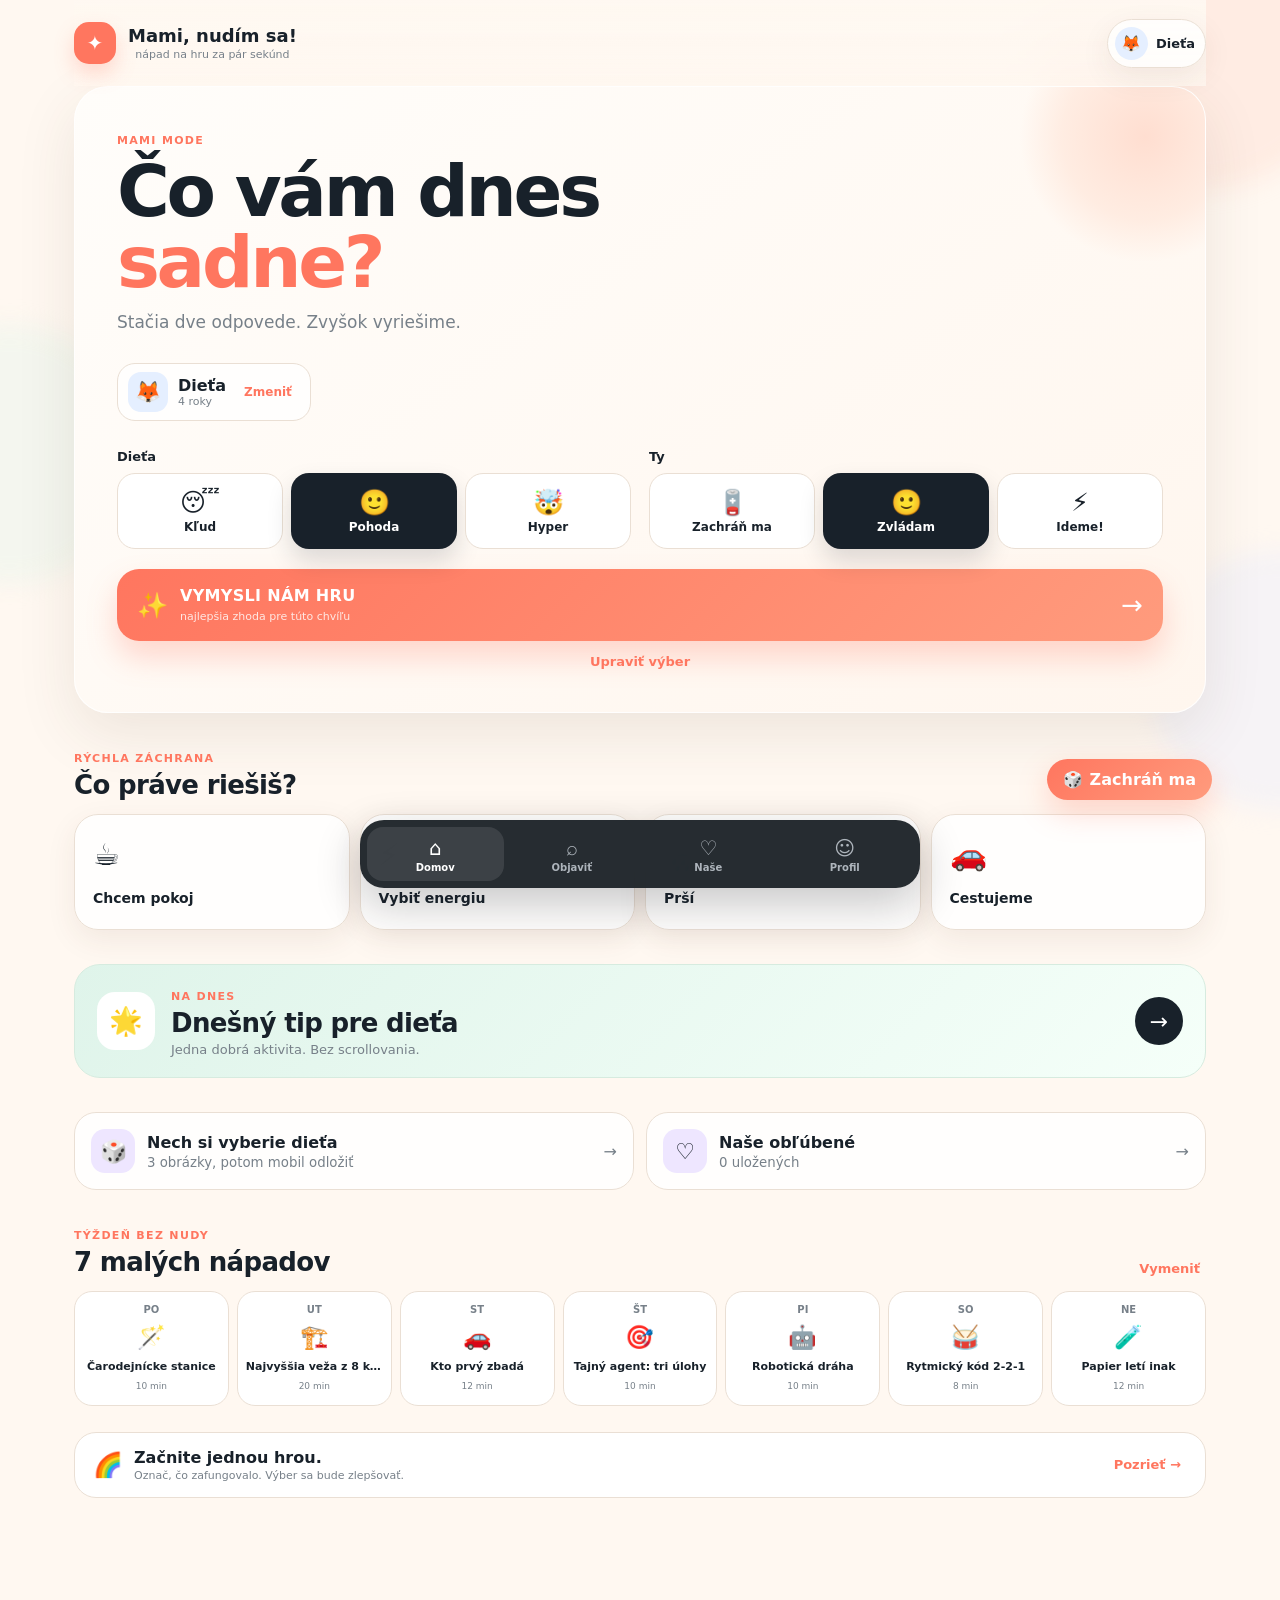
<file: index.html>
<!doctype html>
<html lang="sk">
<head>
  <meta charset="utf-8">
  <meta name="viewport" content="width=device-width, initial-scale=1, viewport-fit=cover">
  <meta name="theme-color" content="#fff8f1">
  <meta name="description" content="Mami, nudím sa! – chytrý pomocník na screen-free aktivity pre deti 2–8 rokov.">
  <meta name="apple-mobile-web-app-capable" content="yes">
  <meta name="apple-mobile-web-app-status-bar-style" content="default">
  <meta name="apple-mobile-web-app-title" content="Mami, nudím sa!">
  <link rel="manifest" href="manifest.webmanifest">
  <link rel="icon" href="assets/icon-192.png" sizes="192x192">
  <link rel="apple-touch-icon" href="assets/icon-192.png">
  <link rel="stylesheet" href="styles.css">
  <title>Mami, nudím sa! – Verzia 3</title>
</head>
<body>
<a class="skip-link" href="#main">Preskočiť na obsah</a>
<div class="ambient" aria-hidden="true"><i></i><i></i><i></i></div>
<div class="app-shell">
<header class="topbar">
  <button class="brand" data-view="home" aria-label="Domov"><span class="brand-mark">✦</span><span><strong>Mami, nudím sa!</strong><small>nápad na hru za pár sekúnd</small></span></button>
  <div class="top-actions"><button class="profile-pill" id="profileQuick"><span id="profileAvatar">🦊</span><b id="topProfileName">Dieťa</b></button></div>
</header>
<main id="main" tabindex="-1">
<section class="view active" id="homeView">
  <section class="hero-card reveal">
    <div class="hero-copy"><span class="eyebrow">MAMI MODE</span><h1>Čo vám dnes <em>sadne?</em></h1><p>Stačia dve odpovede. Zvyšok vyriešime.</p></div>
    <div class="mini-profile" id="activeProfileStrip"><span class="avatar" id="activeAvatar">🦊</span><div><b id="activeName">Dieťa</b><small id="activeAge">4 roky</small></div><button class="tiny-btn" id="switchChildBtn">Zmeniť</button></div>
    <div class="energy-grid">
      <div class="question-block"><label>Dieťa</label><div class="emoji-choice" id="childEnergy"><button data-value="calm"><span>😴</span><b>Kľud</b></button><button data-value="normal" class="active"><span>🙂</span><b>Pohoda</b></button><button data-value="hyper"><span>🤯</span><b>Hyper</b></button></div></div>
      <div class="question-block"><label>Ty</label><div class="emoji-choice parent" id="parentEnergy"><button data-value="zero"><span>🪫</span><b>Zachráň ma</b></button><button data-value="normal" class="active"><span>🙂</span><b>Zvládam</b></button><button data-value="high"><span>⚡</span><b>Ideme!</b></button></div></div>
    </div>
    <button class="mega-cta" id="rescueBtn"><span class="cta-icon">✨</span><span><b>VYMYSLI NÁM HRU</b><small>najlepšia zhoda pre túto chvíľu</small></span><span class="arrow">→</span></button>
    <button class="link-btn" id="openFineTune">Upraviť výber</button>
  </section>

  <section class="section quick-rescue reveal delay-1">
    <div class="section-head"><div><span class="eyebrow">RÝCHLA ZÁCHRANA</span><h2>Čo práve riešiš?</h2></div><button class="text-action" id="moreSituationsBtn">Viac</button></div>
    <div class="situation-grid compact" id="situationGrid">
      <button class="situation" data-mode="quiet"><span>☕</span><b>Chcem pokoj</b></button>
      <button class="situation" data-mode="energy"><span>⚡</span><b>Vybiť energiu</b></button>
      <button class="situation" data-mode="rain"><span>🌧️</span><b>Prší</b></button>
      <button class="situation" data-mode="travel"><span>🚗</span><b>Cestujeme</b></button>
      <button class="situation extra" data-mode="restaurant"><span>🍽️</span><b>Čakáme</b></button>
      <button class="situation extra" data-mode="cook"><span>🍳</span><b>Varím</b></button>
      <button class="situation extra" data-mode="phone"><span>☎️</span><b>Telefonujem</b></button>
      <button class="situation extra" data-mode="nothing"><span>🙌</span><b>Nemáme nič</b></button>
      <button class="situation extra" data-mode="siblings"><span>👧👦</span><b>Súrodenci</b></button>
    </div>
  </section>

  <section class="daily-card reveal delay-2"><div class="daily-icon">🌟</div><div><span class="eyebrow">NA DNES</span><h2>Dnešný tip pre <span id="dailyName">dieťa</span></h2><p id="dailySummary">Jedna dobrá aktivita. Bez scrollovania.</p></div><button class="circle-go" id="dailyBtn" aria-label="Ukáž dnešný tip">→</button></section>

  <section class="section calm-row"><button class="soft-card" data-view="kid"><span>🎲</span><div><b>Nech si vyberie dieťa</b><small>3 obrázky, potom mobil odložiť</small></div><i>→</i></button><button class="soft-card" data-view="saved"><span>♡</span><div><b>Naše obľúbené</b><small><span id="savedCount">0</span> uložených</small></div><i>→</i></button></section>

  <section class="section week-section"><div class="section-head"><div><span class="eyebrow">TÝŽDEŇ BEZ NUDY</span><h2>7 malých nápadov</h2></div><button class="text-action" id="regenWeek">Vymeniť</button></div><div class="week-strip" id="weekStrip"></div></section>
  <section class="insight-band" id="insightBand"><div><span class="insight-icon">🌈</span><span><b id="insightTitle">Začnite jednou hrou.</b><small id="insightText">Označ, čo zafungovalo. Výber sa bude zlepšovať.</small></span></div><button class="text-action" data-view="progress">Pozrieť →</button></section>
</section>

<section class="view" id="discoverView" hidden>
  <div class="page-head"><div><span class="eyebrow">OBJAV</span><h1>Čo sa vám hodí?</h1><p>Vyber pár vecí. Nemusíš vyplniť všetko.</p></div><button class="icon-text-btn" id="voiceBtn">🎙 Hlasom</button></div>
  <div class="filter-board">
    <div class="filter-row"><label>Kde?</label><div class="chip-row" id="locationChips"><button data-value="home" class="active">🏠 Doma</button><button data-value="outside">🌳 Vonku</button><button data-value="travel">🚗 Cesta</button><button data-value="restaurant">🍽 Čakáme</button><button data-value="hotel">🏨 Hotel</button></div></div>
    <div class="filter-row"><label>Ako dlho?</label><div class="chip-row" id="timeChips"><button data-value="5">5 min</button><button data-value="20" class="active">15–20 min</button><button data-value="40">30+ min</button></div></div>
    <div class="filter-row"><label>Na čo máte chuť?</label><div class="chip-row wrap multi" id="categoryChips"><button data-value="movement">🤸 Pohyb</button><button data-value="creative">🎨 Tvoriť</button><button data-value="brain">🧠 Hádanky</button><button data-value="pretend">🎭 Fantázia</button><button data-value="calm">🌙 Kľud</button><button data-value="sensory">👐 Objavovať</button></div></div>
    <details class="advanced"><summary>Ďalšie filtre <span>⌄</span></summary><div class="toggle-grid"><label><input type="checkbox" id="fSolo"><span>🧸 Samostatne</span></label><label><input type="checkbox" id="fNoPrep"><span>⚡ Bez prípravy</span></label><label><input type="checkbox" id="fNoMess"><span>✨ Bez bordelu</span></label><label><input type="checkbox" id="fOnlyNew"><span>🆕 Len nové</span></label><label><input type="checkbox" id="fAtHome"><span>🏠 Z toho, čo máme</span></label><label><input type="checkbox" id="fSiblings"><span>👧👦 Súrodenci</span></label></div></details>
    <div class="filter-footer"><button class="ghost-btn" id="resetFilters">Reset</button><button class="primary-btn" id="searchBtn">Ukáž hry <span id="resultCount">0</span></button></div>
  </div>
  <div class="results-head"><h2>Najlepšie zhody</h2><button class="text-action" id="randomFromResults">🎲 Prekvap ma</button></div><div class="card-grid" id="resultGrid"></div>
</section>

<section class="view" id="activityView" hidden>
  <button class="back-fab" data-back="home" aria-label="Späť">←</button>
  <article class="activity-detail">
    <div class="activity-poster" id="activityPoster"><span id="activityEmoji">🌈</span><i>✦</i></div>
    <div class="activity-body">
      <div class="activity-top"><span class="kicker" id="activityKicker">HRA</span><button class="heart-btn" id="heartBtn" aria-label="Obľúbené">♡</button></div>
      <h1 id="activityTitle">Lovec farieb</h1><p class="activity-lead" id="activityIntro"></p><div class="meta-pills" id="activityMeta"></div>
      <section class="instruction-card game-guide"><div class="materials-line"><span>Potrebujete</span><b id="activityMaterials"></b></div><small id="ownedNote"></small><div class="guide-block"><span class="guide-label">1 · PRIPRAV</span><p id="activitySetup"></p></div><div class="guide-block say-block"><span class="guide-label">2 · POVEDZ DIEŤAŤU</span><p id="activitySay"></p></div><div class="guide-block"><span class="guide-label">3 · HRAJTE</span><ol id="activitySteps"></ol></div><div class="guide-block finale-block"><span class="guide-label">🏆 FINÁLE</span><p id="activityFinale"></p></div><div class="guide-block encore-block"><span class="guide-label">↻ CHCE EŠTE?</span><p id="activityEncore"></p></div></section>
      <details class="detail-drawer"><summary>Viac o hre <span>⌄</span></summary><div class="drawer-body"><div class="parentometer"><div><span>Príprava</span><b id="meterPrep"></b></div><div><span>Neporiadok</span><b id="meterMess"></b></div><div><span>Dohľad</span><b id="meterSupervision"></b></div><div><span>Samostatnosť</span><b id="meterSolo"></b></div></div><div class="variant-grid"><button id="easierBtn"><span>🌱</span><b>Jednoduchšie</b><small id="easierText"></small></button><button id="harderBtn"><span>🔥</span><b>Challenge</b><small id="harderText"></small></button></div><div class="why-card"><span>🧠</span><div><b>Čo si precvičuje</b><p id="activityWhy"></p></div></div><div class="safety-card" id="safetyCard"><span>🛟</span><div><b>Bezpečne</b><p id="activitySafety"></p></div></div></div></details>
      <div class="finish-block"><h3>Ako to dopadlo?</h3><div class="rating-row"><button data-rating="love">❤️ <span>Top</span></button><button data-rating="ok">🙂 <span>OK</span></button><button data-rating="no">👎 <span>Nie</span></button></div><div class="finish-actions"><button class="ghost-btn" id="playedBtn">✓ Hotovo</button><button class="primary-btn" id="anotherBtn">🎲 Inú</button></div></div>
    </div>
  </article>
</section>

<section class="view" id="kidView" hidden><div class="kid-stage"><button class="kid-exit" data-view="home">×</button><span class="eyebrow">VYBERÁM JA!</span><h1>Ktoré dobrodružstvo?</h1><p>Vyber obrázok a mobil ide bokom. ✨</p><div class="kid-options" id="kidOptions"></div><button class="shake-btn" id="shakeBtn">🎲 Vyžrebovať</button></div></section>

<section class="view" id="savedView" hidden><div class="page-head"><div><span class="eyebrow">NAŠE</span><h1>Čo u vás funguje</h1><p>Obľúbené, overené a história.</p></div><button class="icon-text-btn" data-view="progress">🏅 Dobrodružstvá</button></div><div class="tabs" id="savedTabs"><button data-tab="favorites" class="active">♡ Obľúbené</button><button data-tab="loved">❤️ Top</button><button data-tab="history">🕘 História</button></div><div class="card-grid" id="savedGrid"></div></section>
<section class="view" id="progressView" hidden><div class="page-head"><div><span class="eyebrow">DOBRODRUŽSTVÁ</span><h1>Malé stopy</h1><p>Bez streakov a výčitiek. Len čo ste spolu skúsili.</p></div></div><div class="stats-grid" id="statsGrid"></div><div class="achievement-grid" id="achievementGrid"></div></section>
<section class="view" id="profileView" hidden><div class="page-head"><div><span class="eyebrow">PROFIL</span><h1>Nech sa trafíme lepšie</h1><p>Všetko ostáva iba v tomto zariadení.</p></div><button class="icon-text-btn" id="addChildBtn">+ Dieťa</button></div><div class="profile-layout"><div class="child-list" id="childList"></div><div class="profile-editor" id="profileEditor"></div></div><section class="section"><div class="section-head"><div><span class="eyebrow">ČO MÁME DOMA</span><h2>Pomôcky</h2></div></div><div class="inventory-grid" id="inventoryGrid"></div></section><section class="settings-inline"><button class="soft-card" data-view="settings"><span>⚙️</span><div><b>Nastavenia</b><small>animácie, zvuky, inštalácia</small></div><i>→</i></button></section></section>
<section class="view" id="settingsView" hidden><div class="page-head"><div><span class="eyebrow">NASTAVENIA</span><h1>Pokojne po svojom</h1></div></div><div class="settings-grid"><div class="setting-card"><div><b>Jemné animácie</b><small>Vypnúť pohyb.</small></div><label class="switch"><input type="checkbox" id="motionToggle" checked><span></span></label></div><div class="setting-card"><div><b>Zvuk</b><small>Krátke potvrdenia.</small></div><label class="switch"><input type="checkbox" id="soundToggle"><span></span></label></div><button class="setting-card install" id="installBtn"><div><b>Pridať na plochu</b><small>Používaj ako appku.</small></div><span>→</span></button><button class="setting-card danger" id="clearBtn"><div><b>Vymazať údaje</b><small>Len z tohto zariadenia.</small></div><span>⌫</span></button></div></section>
</main>

<button class="rescue-fab" id="rescueFab" aria-label="Zachráň ma"><span>🎲</span><b>Zachráň ma</b></button>
<nav class="bottom-nav" aria-label="Hlavná navigácia"><button data-view="home" class="active"><span>⌂</span><b>Domov</b></button><button data-view="discover"><span>⌕</span><b>Objaviť</b></button><button data-view="saved"><span>♡</span><b>Naše</b></button><button data-view="profile"><span>☺</span><b>Profil</b></button></nav>
</div>

<dialog id="fineTuneDialog" class="sheet-dialog"><form method="dialog" class="sheet"><div class="sheet-handle"></div><div class="sheet-head"><div><span class="eyebrow">UPRAVIŤ VÝBER</span><h2>Pár detailov</h2></div><button value="cancel" class="icon-btn">×</button></div><div class="quick-settings"><label><span>Kde?</span><select id="quickLocation"><option value="home">🏠 Doma</option><option value="outside">🌳 Vonku</option><option value="travel">🚗 Cesta</option><option value="restaurant">🍽 Čakáme</option><option value="hotel">🏨 Hotel</option></select></label><label><span>Čas</span><select id="quickTime"><option value="10">Do 10 min</option><option value="20" selected>Do 20 min</option><option value="40">30+ min</option></select></label><label><span>Neporiadok</span><select id="quickMess"><option value="any">Nevadí</option><option value="low">Minimum</option><option value="none">Žiadny</option></select></label><label><span>Samostatne?</span><select id="quickSolo"><option value="any">Je mi to jedno</option><option value="solo">Áno</option><option value="together">Spolu</option></select></label></div><button class="mega-cta compact-cta" id="fineTuneGo" value="cancel"><span>🎯</span><span><b>NÁJDI HRU</b></span><span>→</span></button></form></dialog>
<dialog id="switchChildDialog" class="sheet-dialog"><div class="sheet"><div class="sheet-handle"></div><div class="sheet-head"><div><span class="eyebrow">KTO SA HRÁ?</span><h2>Vyber dieťa</h2></div><button class="icon-btn" data-close-dialog>×</button></div><div id="switchChildList" class="switch-child-list"></div><button class="secondary-cta" data-open-profile>+ Pridať / upraviť</button></div></dialog>
<dialog id="voiceDialog" class="sheet-dialog"><div class="sheet"><div class="sheet-handle"></div><div class="sheet-head"><div><span class="eyebrow">HLASOM</span><h2>Povedz, čo potrebuješ</h2></div><button class="icon-btn" data-close-dialog>×</button></div><div class="voice-orb" id="voiceOrb">🎙</div><p class="voice-copy" id="voiceCopy">Napríklad: „Tichá hra pre štvorročné dieťa bez pomôcok na 15 minút.“</p><button class="primary-btn" id="startVoice">Počúvať</button></div></dialog>
<dialog id="installDialog" class="sheet-dialog"><div class="sheet"><div class="sheet-handle"></div><div class="sheet-head"><div><span class="eyebrow">NA PLOCHE</span><h2>Pridať ako appku</h2></div><button class="icon-btn" data-close-dialog>×</button></div><div id="installCopy"></div></div></dialog>
<div class="toast" id="toast" role="status" aria-live="polite"></div><div class="confetti" id="confetti" aria-hidden="true"></div>
<script src="data-v3.js"></script><script src="app-v3.js"></script>
</body></html>
</file>
<file: styles.css>
:root{--bg:#fff8f1;--paper:#fffdf9;--ink:#18212a;--muted:#778089;--line:#eadfd4;--coral:#ff765f;--coral2:#ff9b7d;--peach:#ffe5d8;--mint:#dff4ea;--blue:#e5efff;--yellow:#fff0b8;--violet:#eee6ff;--shadow:0 20px 60px rgba(83,57,43,.10);--shadow2:0 10px 30px rgba(83,57,43,.08);--r:28px;--nav-h:78px}
*{box-sizing:border-box}html{scroll-behavior:smooth}body{margin:0;font-family:Inter,ui-rounded,"SF Pro Rounded","SF Pro Display",system-ui,-apple-system,BlinkMacSystemFont,"Segoe UI",sans-serif;background:var(--bg);color:var(--ink);-webkit-font-smoothing:antialiased}button,input,select{font:inherit}button{cursor:pointer}button:focus-visible,summary:focus-visible,select:focus-visible,input:focus-visible{outline:3px solid rgba(255,118,95,.28);outline-offset:3px}.skip-link{position:fixed;left:10px;top:-60px;z-index:999;background:#111;color:#fff;padding:10px 14px;border-radius:10px}.skip-link:focus{top:10px}.ambient{position:fixed;inset:0;pointer-events:none;overflow:hidden;z-index:-1}.ambient i{position:absolute;border-radius:999px;filter:blur(12px);opacity:.34}.ambient i:nth-child(1){width:320px;height:320px;background:#ffd6c8;top:-130px;right:-80px}.ambient i:nth-child(2){width:260px;height:260px;background:#dff4ea;left:-120px;top:36%}.ambient i:nth-child(3){width:260px;height:260px;background:#e4eaff;right:-130px;bottom:10%}.app-shell{max-width:1180px;margin:auto;padding:0 24px calc(var(--nav-h) + 38px)}.topbar{height:86px;display:flex;align-items:center;justify-content:space-between;position:sticky;top:0;background:linear-gradient(180deg,rgba(255,248,241,.95),rgba(255,248,241,.76));backdrop-filter:blur(18px);z-index:30}.brand{display:flex;align-items:center;gap:12px;border:0;background:none;color:var(--ink);padding:0}.brand-mark{display:grid;place-items:center;width:42px;height:42px;border-radius:15px;background:var(--coral);color:#fff;box-shadow:0 10px 20px rgba(255,118,95,.25);font-size:20px}.brand strong{display:block;font-size:18px}.brand small{display:block;color:var(--muted);font-size:11px;margin-top:2px}.top-actions{display:flex;gap:8px}.profile-pill{border:1px solid var(--line);background:rgba(255,255,255,.76);display:flex;align-items:center;gap:8px;padding:7px 10px 7px 7px;border-radius:999px;color:var(--ink);box-shadow:var(--shadow2)}.profile-pill span{width:33px;height:33px;border-radius:50%;display:grid;place-items:center;background:var(--blue)}.profile-pill b{font-size:13px}.view[hidden]{display:none!important}.view.active{animation:fadeIn .28s ease}.hero-card{background:linear-gradient(145deg,#fffdfa,#fff6ee);border:1px solid rgba(255,255,255,.85);border-radius:34px;padding:42px;box-shadow:var(--shadow);position:relative;overflow:hidden}.hero-card:before{content:"";position:absolute;width:260px;height:260px;border-radius:50%;background:radial-gradient(circle,#ffd5c5 0,#ffe8dc 45%,transparent 68%);right:-70px;top:-80px;opacity:.75}.hero-copy{max-width:650px;position:relative}.eyebrow{font-size:11px;letter-spacing:.12em;font-weight:850;color:var(--coral);text-transform:uppercase}.hero-copy h1,.page-head h1,.activity-body h1,.kid-stage h1{font-size:clamp(36px,6vw,72px);line-height:.98;letter-spacing:-.045em;margin:8px 0 12px}.hero-copy h1 em{font-style:normal;color:var(--coral)}.hero-copy p,.page-head p{color:var(--muted);font-size:17px;line-height:1.55;margin:0}.mini-profile{margin-top:28px;display:inline-flex;align-items:center;gap:10px;background:rgba(255,255,255,.78);border:1px solid var(--line);border-radius:18px;padding:8px 10px}.avatar{width:40px;height:40px;display:grid;place-items:center;border-radius:13px;background:var(--blue);font-size:21px}.mini-profile div b,.mini-profile div small{display:block}.mini-profile div small{font-size:11px;color:var(--muted)}.tiny-btn,.link-btn,.text-action{border:0;background:none;color:var(--coral);font-weight:800}.tiny-btn{font-size:12px;padding:7px 8px}.energy-grid{display:grid;grid-template-columns:1fr 1fr;gap:18px;margin:28px 0 20px;position:relative}.question-block label{display:block;font-weight:800;font-size:13px;margin-bottom:9px}.emoji-choice{display:grid;grid-template-columns:repeat(3,1fr);gap:8px}.emoji-choice button{border:1px solid var(--line);background:#fff;border-radius:18px;min-height:76px;color:var(--ink);transition:.2s}.emoji-choice button span,.emoji-choice button b{display:block}.emoji-choice button span{font-size:25px;margin-bottom:3px}.emoji-choice button b{font-size:12px}.emoji-choice button:hover{transform:translateY(-2px)}.emoji-choice button.active{border-color:transparent;background:var(--ink);color:#fff;box-shadow:0 12px 25px rgba(24,33,42,.15)}.mega-cta{width:100%;border:0;border-radius:22px;padding:17px 20px;background:linear-gradient(135deg,var(--coral),var(--coral2));color:#fff;display:grid;grid-template-columns:auto 1fr auto;gap:12px;align-items:center;text-align:left;box-shadow:0 16px 30px rgba(255,118,95,.27);transition:.2s}.mega-cta:hover{transform:translateY(-2px);box-shadow:0 19px 34px rgba(255,118,95,.31)}.mega-cta .cta-icon{font-size:25px}.mega-cta b{display:block;font-size:16px;letter-spacing:.02em}.mega-cta small{opacity:.82;font-size:11px}.mega-cta .arrow{font-size:26px}.link-btn{display:block;margin:12px auto 0;font-size:13px}.section{margin-top:34px}.section-head{display:flex;align-items:flex-end;justify-content:space-between;gap:16px;margin-bottom:14px}.section-head h2,.daily-card h2,.results-head h2{font-size:26px;letter-spacing:-.025em;margin:4px 0 0}.text-action{font-size:13px}.situation-grid{display:grid;grid-template-columns:repeat(4,1fr);gap:10px}.situation{min-height:116px;border:1px solid var(--line);background:rgba(255,255,255,.83);border-radius:24px;padding:18px;text-align:left;color:var(--ink);box-shadow:var(--shadow2);transition:.2s}.situation span{font-size:30px;display:block;margin-bottom:16px}.situation b{font-size:14px}.situation:hover{transform:translateY(-3px);border-color:#ffd0bf}.situation.extra{display:none}.situation-grid.expanded .situation.extra{display:block}.daily-card{margin-top:34px;display:grid;grid-template-columns:auto 1fr auto;align-items:center;gap:16px;padding:20px 22px;border-radius:26px;background:linear-gradient(135deg,var(--mint),#f5fff9);border:1px solid #d6ebdf}.daily-icon{width:58px;height:58px;border-radius:18px;background:#fff;display:grid;place-items:center;font-size:27px}.daily-card p{margin:4px 0 0;color:var(--muted);font-size:13px}.circle-go{width:48px;height:48px;border:0;border-radius:50%;background:var(--ink);color:#fff;font-size:22px}.calm-row{display:grid;grid-template-columns:1fr 1fr;gap:12px}.soft-card{border:1px solid var(--line);background:rgba(255,255,255,.82);border-radius:22px;padding:16px;display:grid;grid-template-columns:auto 1fr auto;align-items:center;gap:12px;text-align:left;color:var(--ink)}.soft-card>span{width:44px;height:44px;border-radius:14px;background:var(--violet);display:grid;place-items:center;font-size:22px}.soft-card b,.soft-card small{display:block}.soft-card small{color:var(--muted);margin-top:3px}.soft-card i{font-style:normal;color:var(--muted)}.week-strip{display:grid;grid-template-columns:repeat(7,1fr);gap:8px}.day-card{border:1px solid var(--line);background:#fff;border-radius:18px;padding:12px 8px;color:var(--ink);min-width:0}.day-card .day{display:block;font-size:10px;font-weight:900;color:var(--muted)}.day-card .emoji{display:block;font-size:23px;margin:9px 0}.day-card b{display:block;font-size:11px;line-height:1.2;white-space:nowrap;overflow:hidden;text-overflow:ellipsis}.day-card small{font-size:9px;color:var(--muted)}.insight-band{margin-top:26px;border-radius:22px;background:#fff;border:1px solid var(--line);padding:15px 18px;display:flex;justify-content:space-between;align-items:center;gap:16px}.insight-band>div{display:flex;gap:11px;align-items:center}.insight-icon{font-size:24px}.insight-band b,.insight-band small{display:block}.insight-band small{color:var(--muted);font-size:11px;margin-top:2px}.page-head{display:flex;justify-content:space-between;align-items:flex-end;gap:24px;margin:34px 0 24px}.page-head h1{font-size:clamp(38px,5vw,62px);margin-bottom:8px}.page-head p{font-size:14px;max-width:660px}.icon-text-btn{border:1px solid var(--line);background:#fff;border-radius:14px;padding:11px 14px;font-weight:800;color:var(--ink);white-space:nowrap}.filter-board,.profile-editor,.sheet,.activity-detail{background:rgba(255,255,255,.88);border:1px solid rgba(234,223,212,.92);box-shadow:var(--shadow);border-radius:28px}.filter-board{padding:24px}.filter-row{padding:14px 0;border-bottom:1px solid #efe6dd}.filter-row:first-child{padding-top:0}.filter-row label{font-size:12px;font-weight:850;margin-bottom:10px;display:block}.chip-row{display:flex;gap:8px;overflow:auto;padding-bottom:2px}.chip-row.wrap{flex-wrap:wrap}.chip-row button{border:1px solid var(--line);background:#fff;border-radius:999px;padding:10px 13px;color:var(--ink);font-size:13px;font-weight:700;white-space:nowrap}.chip-row button.active{background:var(--ink);color:#fff;border-color:var(--ink)}.advanced{padding-top:16px}.advanced summary,.detail-drawer summary{cursor:pointer;list-style:none;display:flex;justify-content:space-between;font-weight:800}.advanced summary::-webkit-details-marker,.detail-drawer summary::-webkit-details-marker{display:none}.toggle-grid{display:grid;grid-template-columns:repeat(3,1fr);gap:8px;margin-top:14px}.toggle-grid label,.inventory-grid label,.interest-grid label{cursor:pointer}.toggle-grid input,.inventory-grid input,.interest-grid input{position:absolute;opacity:0}.toggle-grid span,.inventory-grid span,.interest-grid span{display:block;border:1px solid var(--line);border-radius:15px;padding:11px 12px;background:#fff;font-size:12px;font-weight:700}.toggle-grid input:checked+span,.inventory-grid input:checked+span,.interest-grid input:checked+span{background:var(--blue);border-color:#c7d8f4}.filter-footer{display:flex;justify-content:flex-end;gap:8px;margin-top:18px}.ghost-btn,.primary-btn,.secondary-cta{border-radius:14px;padding:11px 14px;font-weight:800}.ghost-btn{border:1px solid var(--line);background:#fff;color:var(--ink)}.primary-btn{border:0;background:var(--ink);color:#fff}.secondary-cta{border:1px solid var(--line);background:#fff;color:var(--ink);width:100%}.results-head{display:flex;justify-content:space-between;align-items:center;margin:28px 0 12px}.card-grid{display:grid;grid-template-columns:repeat(3,1fr);gap:12px}.activity-tile{border:1px solid var(--line);background:#fff;border-radius:22px;overflow:hidden;text-align:left;color:var(--ink);padding:0;transition:.2s}.activity-tile:hover{transform:translateY(-3px);box-shadow:var(--shadow2)}.tile-visual{height:120px;background:linear-gradient(145deg,#fff3eb,#f0f7ff);display:grid;place-items:center}.tile-visual span{font-size:48px}.tile-body{padding:15px}.tile-body h3{font-size:17px;line-height:1.1;margin:5px 0 10px}.tile-body p{display:none}.tile-meta{display:flex;gap:6px;flex-wrap:wrap}.tile-meta span{font-size:9px;background:#f7f4f0;padding:5px 7px;border-radius:999px}.activity-detail{max-width:830px;margin:36px auto;overflow:hidden}.back-fab{position:fixed;top:105px;left:max(18px,calc(50% - 570px));width:44px;height:44px;border:1px solid var(--line);background:#fff;border-radius:50%;z-index:20}.activity-poster{min-height:235px;background:linear-gradient(135deg,#fff0e8,#eaf3ff);display:grid;place-items:center;position:relative}.activity-poster>span{font-size:92px;filter:drop-shadow(0 14px 20px rgba(43,34,29,.08));animation:float 4s ease-in-out infinite}.activity-poster i{position:absolute;right:17%;top:25%;font-size:30px;color:#ffb6a1;font-style:normal}.activity-body{padding:28px 30px 32px}.activity-top{display:flex;justify-content:space-between;align-items:center}.kicker{font-size:10px;letter-spacing:.12em;font-weight:900;color:var(--coral)}.heart-btn{width:44px;height:44px;border:1px solid var(--line);background:#fff;border-radius:50%;font-size:24px;color:var(--coral)}.heart-btn.active{background:#fff0ed}.activity-body h1{font-size:clamp(38px,6vw,62px);margin:5px 0 8px}.activity-lead{font-size:16px;color:var(--muted);line-height:1.5;margin:0 0 14px}.meta-pills{display:flex;flex-wrap:wrap;gap:6px;margin-bottom:22px}.meta-pills span{background:#f5f2ee;border-radius:999px;padding:6px 8px;font-size:10px}.instruction-card{background:#fffaf5;border:1px solid #f0e3d7;border-radius:22px;padding:20px}.instruction-card h2{margin:0 0 12px;font-size:20px}.instruction-card ol{margin:0;padding-left:20px}.instruction-card li{margin:8px 0;line-height:1.45}.materials-line{display:flex;gap:8px;margin-top:16px;padding-top:13px;border-top:1px solid #efe2d7;font-size:12px}.materials-line span{color:var(--muted)}#ownedNote{display:block;color:var(--muted);margin-top:7px}.detail-drawer{margin-top:12px;border:1px solid var(--line);border-radius:18px;padding:14px 16px;background:#fff}.drawer-body{padding-top:14px}.parentometer{display:grid;grid-template-columns:repeat(4,1fr);gap:8px}.parentometer>div{background:#f8f6f3;border-radius:14px;padding:10px}.parentometer span,.parentometer b{display:block}.parentometer span{font-size:10px;color:var(--muted)}.parentometer b{font-size:11px;letter-spacing:1px;margin-top:5px}.variant-grid{display:grid;grid-template-columns:1fr 1fr;gap:8px;margin-top:10px}.variant-grid button{border:1px solid var(--line);background:#fff;border-radius:14px;text-align:left;padding:12px;color:var(--ink)}.variant-grid span,.variant-grid b,.variant-grid small{display:block}.variant-grid small{font-size:10px;color:var(--muted);margin-top:5px;line-height:1.35}.why-card,.safety-card{display:flex;gap:10px;margin-top:10px;padding:12px;border-radius:14px;background:#f7f8fb}.why-card p,.safety-card p{margin:3px 0 0;color:var(--muted);font-size:11px;line-height:1.4}.finish-block{margin-top:24px;text-align:center}.finish-block h3{font-size:17px}.rating-row{display:flex;justify-content:center;gap:8px}.rating-row button{border:1px solid var(--line);background:#fff;border-radius:999px;padding:9px 12px}.rating-row button.selected{background:var(--ink);color:#fff}.finish-actions{display:flex;justify-content:center;gap:8px;margin-top:14px}.kid-stage{min-height:75vh;display:flex;flex-direction:column;align-items:center;justify-content:center;text-align:center;padding:40px 20px}.kid-stage h1{font-size:clamp(44px,8vw,82px);margin:10px 0}.kid-stage p{color:var(--muted)}.kid-exit{position:fixed;right:24px;top:100px;border:0;background:#fff;width:44px;height:44px;border-radius:50%;font-size:24px}.kid-options{display:grid;grid-template-columns:repeat(3,1fr);gap:14px;max-width:850px;width:100%;margin:24px 0}.kid-choice{border:1px solid var(--line);background:#fff;border-radius:28px;padding:26px;color:var(--ink);min-height:230px}.kid-choice .emoji{display:block;font-size:72px}.kid-choice b{display:block;font-size:18px;margin-top:16px}.shake-btn{border:0;background:var(--ink);color:#fff;border-radius:999px;padding:13px 18px;font-weight:800}.tabs{display:flex;gap:8px;margin-bottom:18px}.tabs button{border:1px solid var(--line);background:#fff;border-radius:999px;padding:9px 13px}.tabs button.active{background:var(--ink);color:#fff}.stats-grid,.achievement-grid{display:grid;grid-template-columns:repeat(3,1fr);gap:12px}.stat-card,.achievement{background:#fff;border:1px solid var(--line);border-radius:20px;padding:18px}.profile-layout{display:grid;grid-template-columns:250px 1fr;gap:16px}.child-list{display:flex;flex-direction:column;gap:8px}.child-row{display:flex;align-items:center;gap:10px;border:1px solid var(--line);background:#fff;border-radius:16px;padding:10px;text-align:left;color:var(--ink)}.child-row.active{border-color:#ffc2ad;background:#fff8f4}.profile-editor{padding:22px}.inventory-grid,.interest-grid{display:grid;grid-template-columns:repeat(4,1fr);gap:8px}.settings-inline{margin-top:16px}.settings-grid{display:grid;grid-template-columns:1fr 1fr;gap:12px}.setting-card{border:1px solid var(--line);background:#fff;border-radius:20px;padding:18px;display:flex;justify-content:space-between;align-items:center;text-align:left;color:var(--ink)}.setting-card b,.setting-card small{display:block}.setting-card small{color:var(--muted);margin-top:4px}.switch input{display:none}.switch span{display:block;width:48px;height:28px;background:#ddd;border-radius:999px;position:relative}.switch span:after{content:"";position:absolute;width:22px;height:22px;border-radius:50%;background:#fff;top:3px;left:3px;transition:.2s}.switch input:checked+span{background:var(--coral)}.switch input:checked+span:after{left:23px}.bottom-nav{position:fixed;left:50%;bottom:max(12px,env(safe-area-inset-bottom));transform:translateX(-50%);width:min(560px,calc(100% - 24px));height:68px;padding:7px;border-radius:24px;background:rgba(25,31,37,.94);backdrop-filter:blur(18px);display:grid;grid-template-columns:repeat(4,1fr);z-index:60;box-shadow:0 16px 45px rgba(21,27,34,.24)}.bottom-nav button{border:0;background:none;color:#aeb5bc;border-radius:16px}.bottom-nav button span,.bottom-nav button b{display:block}.bottom-nav button span{font-size:20px}.bottom-nav button b{font-size:10px;margin-top:2px}.bottom-nav button.active{color:#fff;background:rgba(255,255,255,.1)}.rescue-fab{position:fixed;right:max(18px,calc((100vw - 1180px)/2 + 18px));bottom:100px;border:0;background:linear-gradient(135deg,var(--coral),var(--coral2));color:#fff;border-radius:999px;padding:11px 16px;display:flex;align-items:center;gap:7px;font-weight:850;box-shadow:0 12px 30px rgba(255,118,95,.28);z-index:50}.sheet-dialog{border:0;background:transparent;padding:0;width:min(620px,calc(100% - 22px));max-width:none}.sheet-dialog::backdrop{background:rgba(24,33,42,.34);backdrop-filter:blur(7px)}.sheet{padding:22px;border-radius:28px}.sheet-handle{width:44px;height:5px;border-radius:99px;background:#ddd;margin:0 auto 14px}.sheet-head{display:flex;justify-content:space-between;align-items:flex-start}.sheet-head h2{margin:4px 0 16px;font-size:28px}.icon-btn{width:38px;height:38px;border:1px solid var(--line);background:#fff;border-radius:50%}.quick-settings{display:grid;grid-template-columns:1fr 1fr;gap:10px}.quick-settings label span{display:block;font-size:11px;font-weight:850;margin:0 0 5px}.quick-settings select{width:100%;border:1px solid var(--line);background:#fff;border-radius:14px;padding:12px}.compact-cta{margin-top:16px}.switch-child-list{display:grid;gap:8px;margin-bottom:12px}.voice-orb{width:100px;height:100px;border-radius:50%;display:grid;place-items:center;background:var(--peach);font-size:40px;margin:18px auto}.voice-orb.listening{animation:pulse 1s infinite}.voice-copy{text-align:center;color:var(--muted);line-height:1.5}.toast{position:fixed;left:50%;bottom:98px;transform:translate(-50%,20px);background:#18212a;color:#fff;padding:11px 14px;border-radius:999px;font-size:12px;opacity:0;pointer-events:none;z-index:100;transition:.22s}.toast.show{opacity:1;transform:translate(-50%,0)}.confetti{position:fixed;inset:0;pointer-events:none;z-index:90;overflow:hidden}.confetti i{position:absolute;top:-16px;width:8px;height:12px;border-radius:3px;animation:fall 1.4s ease-in forwards}.empty{grid-column:1/-1;text-align:center;padding:50px 20px;color:var(--muted)}.empty span{display:block;font-size:44px}.no-motion *{animation:none!important;transition:none!important}
@keyframes fadeIn{from{opacity:0;transform:translateY(8px)}to{opacity:1;transform:none}}@keyframes float{50%{transform:translateY(-8px) rotate(2deg)}}@keyframes pulse{50%{transform:scale(1.08);box-shadow:0 0 0 14px rgba(255,118,95,.12)}}@keyframes fall{to{transform:translateY(110vh) rotate(720deg);opacity:.7}}.reveal{animation:fadeIn .5s both}.delay-1{animation-delay:.07s}.delay-2{animation-delay:.14s}
@media(max-width:820px){.app-shell{padding:0 16px calc(var(--nav-h) + 32px)}.topbar{height:76px}.brand small{display:none}.hero-card{padding:28px 22px}.energy-grid{grid-template-columns:1fr}.situation-grid{grid-template-columns:repeat(2,1fr)}.situation{min-height:100px}.week-strip{overflow-x:auto;grid-template-columns:repeat(7,120px);padding-bottom:4px}.card-grid{grid-template-columns:1fr 1fr}.profile-layout{grid-template-columns:1fr}.child-list{flex-direction:row;overflow:auto}.inventory-grid,.interest-grid{grid-template-columns:repeat(2,1fr)}.stats-grid,.achievement-grid{grid-template-columns:1fr 1fr}.rescue-fab{right:16px}.back-fab{left:14px;top:86px}.activity-detail{margin-top:26px}.page-head{align-items:flex-start}.page-head h1{font-size:44px}.kid-options{grid-template-columns:1fr 1fr}.kid-choice:nth-child(3){grid-column:1/-1}.settings-grid{grid-template-columns:1fr}}
@media(max-width:560px){.profile-pill b{display:none}.hero-copy h1{font-size:44px}.hero-copy p{font-size:15px}.emoji-choice button{min-height:68px}.emoji-choice button span{font-size:22px}.mega-cta{padding:15px}.situation-grid{gap:8px}.situation{padding:15px}.daily-card{grid-template-columns:auto 1fr}.daily-card .circle-go{grid-column:2;justify-self:start}.calm-row{grid-template-columns:1fr}.card-grid{grid-template-columns:1fr}.tile-visual{height:105px}.filter-board{padding:18px}.toggle-grid{grid-template-columns:1fr 1fr}.activity-body{padding:22px 18px 26px}.activity-poster{min-height:190px}.activity-poster>span{font-size:76px}.parentometer{grid-template-columns:1fr 1fr}.variant-grid{grid-template-columns:1fr}.rating-row button span{display:none}.kid-options{grid-template-columns:1fr}.kid-choice:nth-child(3){grid-column:auto}.kid-choice{min-height:180px}.quick-settings{grid-template-columns:1fr}.bottom-nav{height:64px}.rescue-fab{bottom:92px;padding:10px 13px}.rescue-fab b{display:none}.insight-band{align-items:flex-start}.page-head{display:block}.page-head .icon-text-btn{margin-top:12px}.settings-grid,.stats-grid,.achievement-grid{grid-template-columns:1fr}}
.kid-card{border:1px solid var(--line);background:#fff;border-radius:28px;padding:26px;color:var(--ink);min-height:230px;display:flex;flex-direction:column;align-items:center;justify-content:center;box-shadow:var(--shadow2);transition:.2s}.kid-card:hover{transform:translateY(-4px)}.kid-card>span{display:block;font-size:72px}.kid-card b,.kid-card small{display:block}.kid-card b{font-size:18px;margin-top:15px}.kid-card small{color:var(--muted);margin-top:4px}.editor-grid{display:grid;grid-template-columns:1fr 1fr;gap:10px}.editor-grid label{font-size:11px;font-weight:850}.editor-grid input,.editor-grid select{display:block;width:100%;margin-top:5px;border:1px solid var(--line);background:#fff;border-radius:13px;padding:11px;color:var(--ink)}.profile-editor h3{font-size:15px;margin:18px 0 10px}.stat-card span,.stat-card b,.stat-card small,.achievement span,.achievement b,.achievement small{display:block}.stat-card span,.achievement span{font-size:27px}.stat-card b{font-size:32px;margin-top:8px}.stat-card small,.achievement small{color:var(--muted);margin-top:4px}.achievement{opacity:.5}.achievement.unlocked{opacity:1;background:linear-gradient(145deg,#fff,#fff9ef);border-color:#f1d8a2}.achievement b{margin-top:8px}.danger{color:#a84f4f}
@media(max-width:560px){.editor-grid{grid-template-columns:1fr}.kid-card{min-height:180px}}

/* HRY VERZIA 3 — step-by-step game guide */
.game-guide{display:grid;gap:14px}.guide-block{padding-top:14px;border-top:1px solid var(--line,#e9e5de)}.guide-label{display:block;font-size:.72rem;font-weight:900;letter-spacing:.08em;opacity:.62;margin-bottom:7px}.guide-block p{margin:0;line-height:1.55}.say-block{background:rgba(255,214,92,.16);border:0;border-radius:18px;padding:16px}.say-block p{font-size:1.05rem;font-weight:750}.finale-block{background:rgba(143,216,183,.14);border:0;border-radius:18px;padding:16px}.encore-block{background:rgba(156,184,255,.12);border:0;border-radius:18px;padding:16px}.game-guide ol{margin:0;padding-left:1.35rem;display:grid;gap:9px}.game-guide li{line-height:1.55}@media(max-width:520px){.say-block p{font-size:1rem}.guide-block{padding-top:12px}.game-guide{gap:12px}}
</file>
